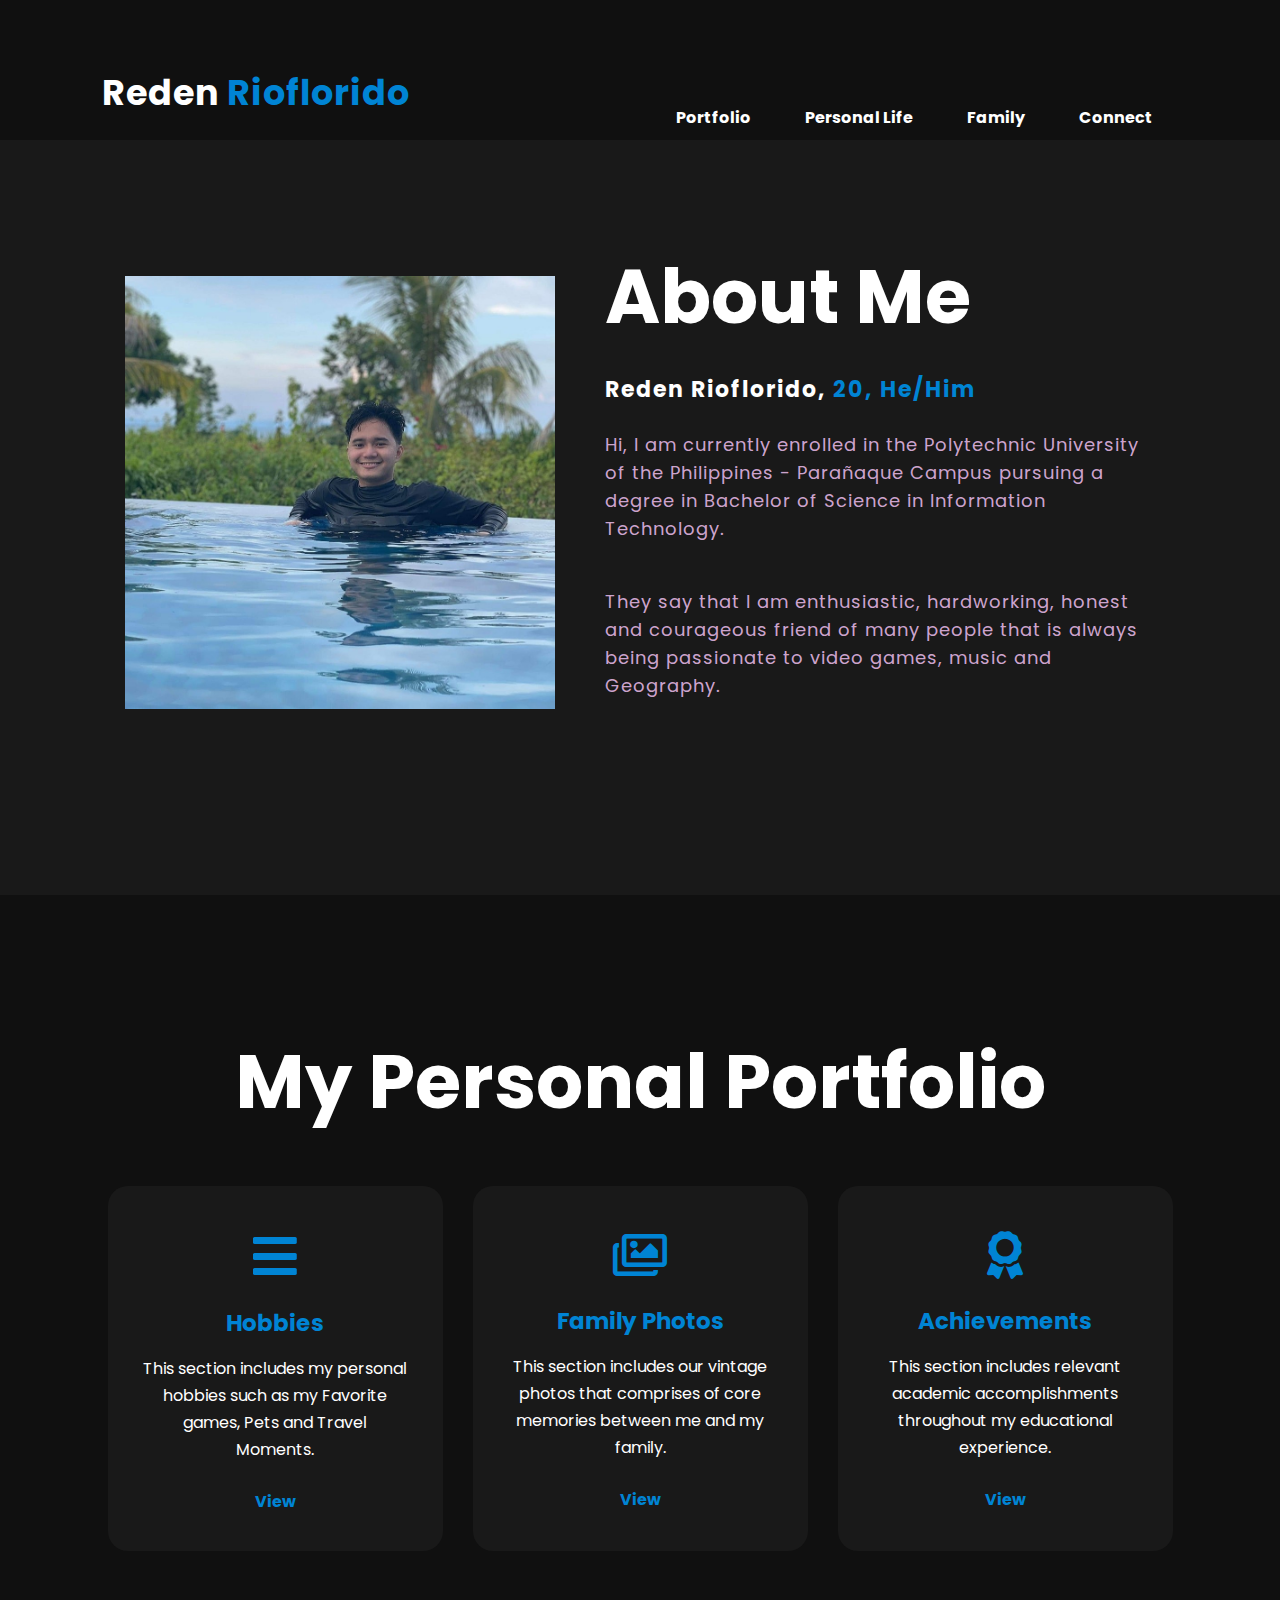
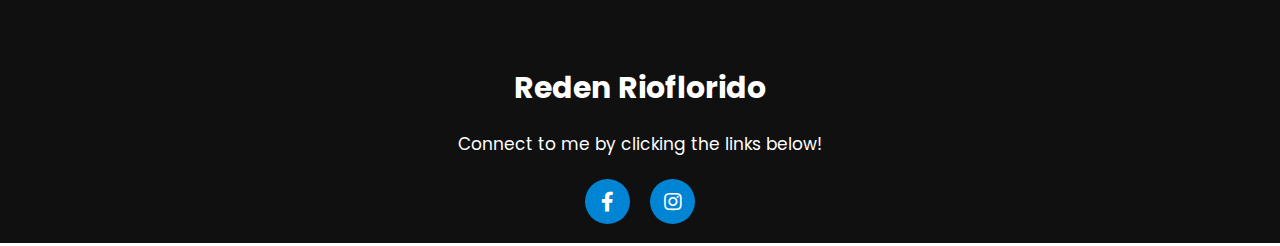
<file: index.html>
<html>
<head>
	<title>Reden Rioflorido</title>
</head>

	<link rel="stylesheet" type="text/css" href="css/style.css">
	<link rel="stylesheet" type="text/css" href="style1.css">
	<link rel="preconnect" href="https://fonts.gstatic.com">
	<link href="https://fonts.googleapis.com/css2?family=Josefin+Sans:ital,wght@0,100;0,200;0,300;0,400;0,500;0,600;0,700;1,100;1,200;1,300;1,400;1,500;1,600;1,700&display=swap" rel="stylesheet">
	<link rel="stylesheet" href="https://cdnjs.cloudflare.com/ajax/libs/font-awesome/5.15.3/css/all.min.css"
		crossorigin="anonymous" referrerpolicy="no-referrer"/>
<body>

	<div class="hero">
	<a name="index.html"></a>
		<nav>
			<h2 class="logo">Reden <span>Rioflorido</span></h2>
			<ul>
			<br> </br>
				<li><a href="#PF">Portfolio</a></li>
				<li><a href="EarlyLife.html" target="other">Personal Life</a></li>
				<li><a href="Family.html" target="other">Family</a></li>
				<li><a href="#Con">Connect</a></li>
			</ul>
		</nav>

	<!----About section start---->
	<a name="AbM"></a>
	<section class="about">
		<div class="main">
			<img src="286280807_3232485310354515_8759397090757698829_n.jpg">
			<div class="about-text">
				<h2>About Me</h2>
				<h5>Reden Rioflorido,<span> 20, He/Him</span></h5>
					<p>Hi, I am currently enrolled in the Polytechnic University of the Philippines - Parañaque Campus pursuing 
						a degree in Bachelor of Science in Information Technology.
					<p> They say that I am enthusiastic, hardworking, honest and courageous friend of many people that is always being passionate
						to video games, music and Geography.</p>
				</div>
		</div>
		<br></br>
	</section>

	<!-----service section start----------->
	<div class="service">
		<div class="title">
			<a name="PF"></a>
			<h2>My Personal Portfolio</h2>
		</div>

		<div class="box">
			<div class="card">
				<i class="fas fa-bars"></i>
				<h5>Hobbies</h5>
				<div class="pra">
					<p>This section includes my personal hobbies such as
					   my Favorite games, Pets and Travel Moments.</p>

					<p style="text-align: center;">
						<a class="button" href="Hobbies.html">View</a>
					</p>
				</div>
			</div>

			<div class="card">
			<i class='far fa-images' style='font-size:48px'></i>
				<h5>Family Photos</h5>
				<div class="pra">
					<p>This section includes our vintage photos that
						comprises of core memories between me and my family.</p>

					<p style="text-align: center;">
						<a class="button" href="Photos.html">View</a>
					</p>
				</div>
			</div>

			<div class="card">
			<i class='fas fa-award' style='font-size:48px'></i>
				<h5>Achievements</h5>
				<div class="pra">
					<p>This section includes relevant academic accomplishments
						throughout my educational experience.</p>
					<p style="text-align: center;">
						<a class="button" href="EducAccom.html" target="other">View</a>
					</p>
				</div>
			</div>
		</div>
	</div>

	<a name="Con"></a>
<footer>
		<p>Reden Rioflorido</p>
		<p>Connect to me by clicking the links below!</p>
	<div class="social">
        <a href="https://www.facebook.com/Nederddl17" target="_blank" id="profile-link"> <i class="fab fa-facebook-f"></i></a>
		<a href="https://www.instagram.com/domanatrix_spicy/" target="_blank" id="profile-link"> <i class="fab fa-instagram"></i></a>
    </div>
	</section>
</footer>
</body>
</html>
</file>
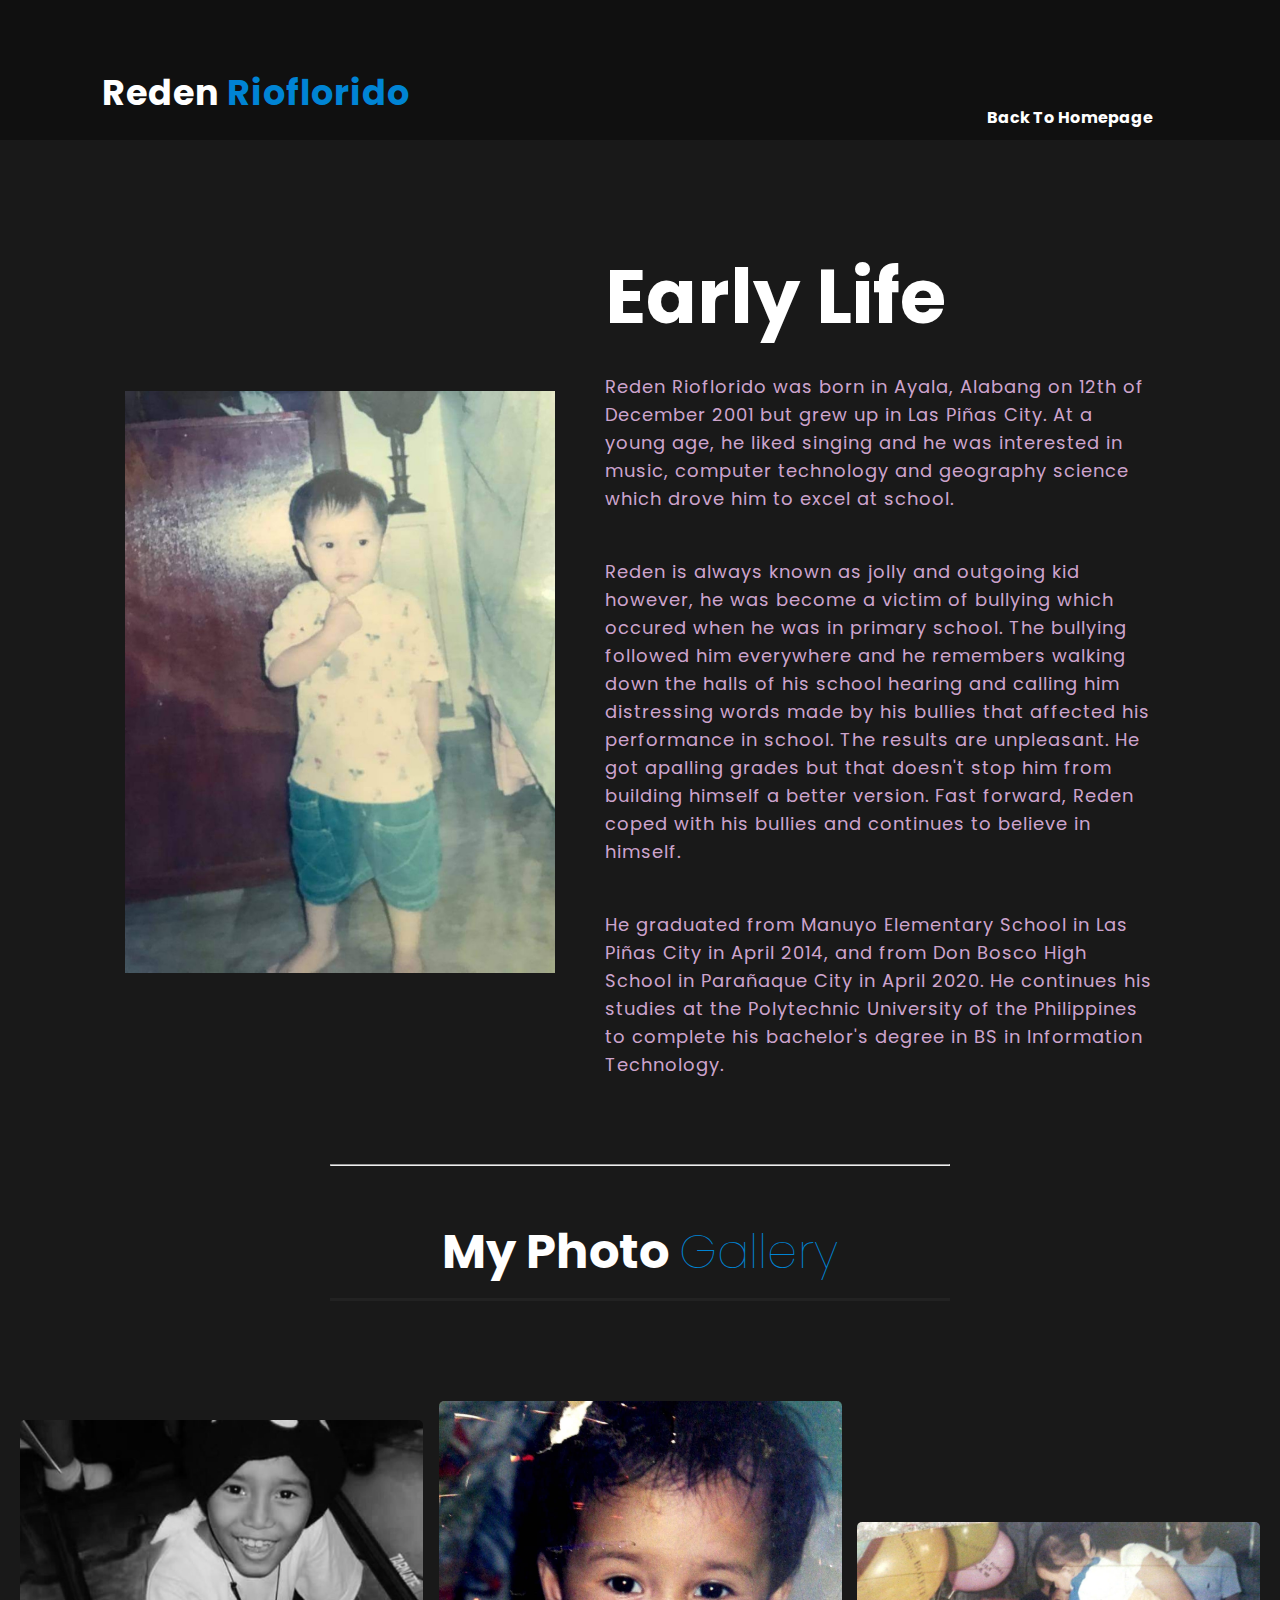
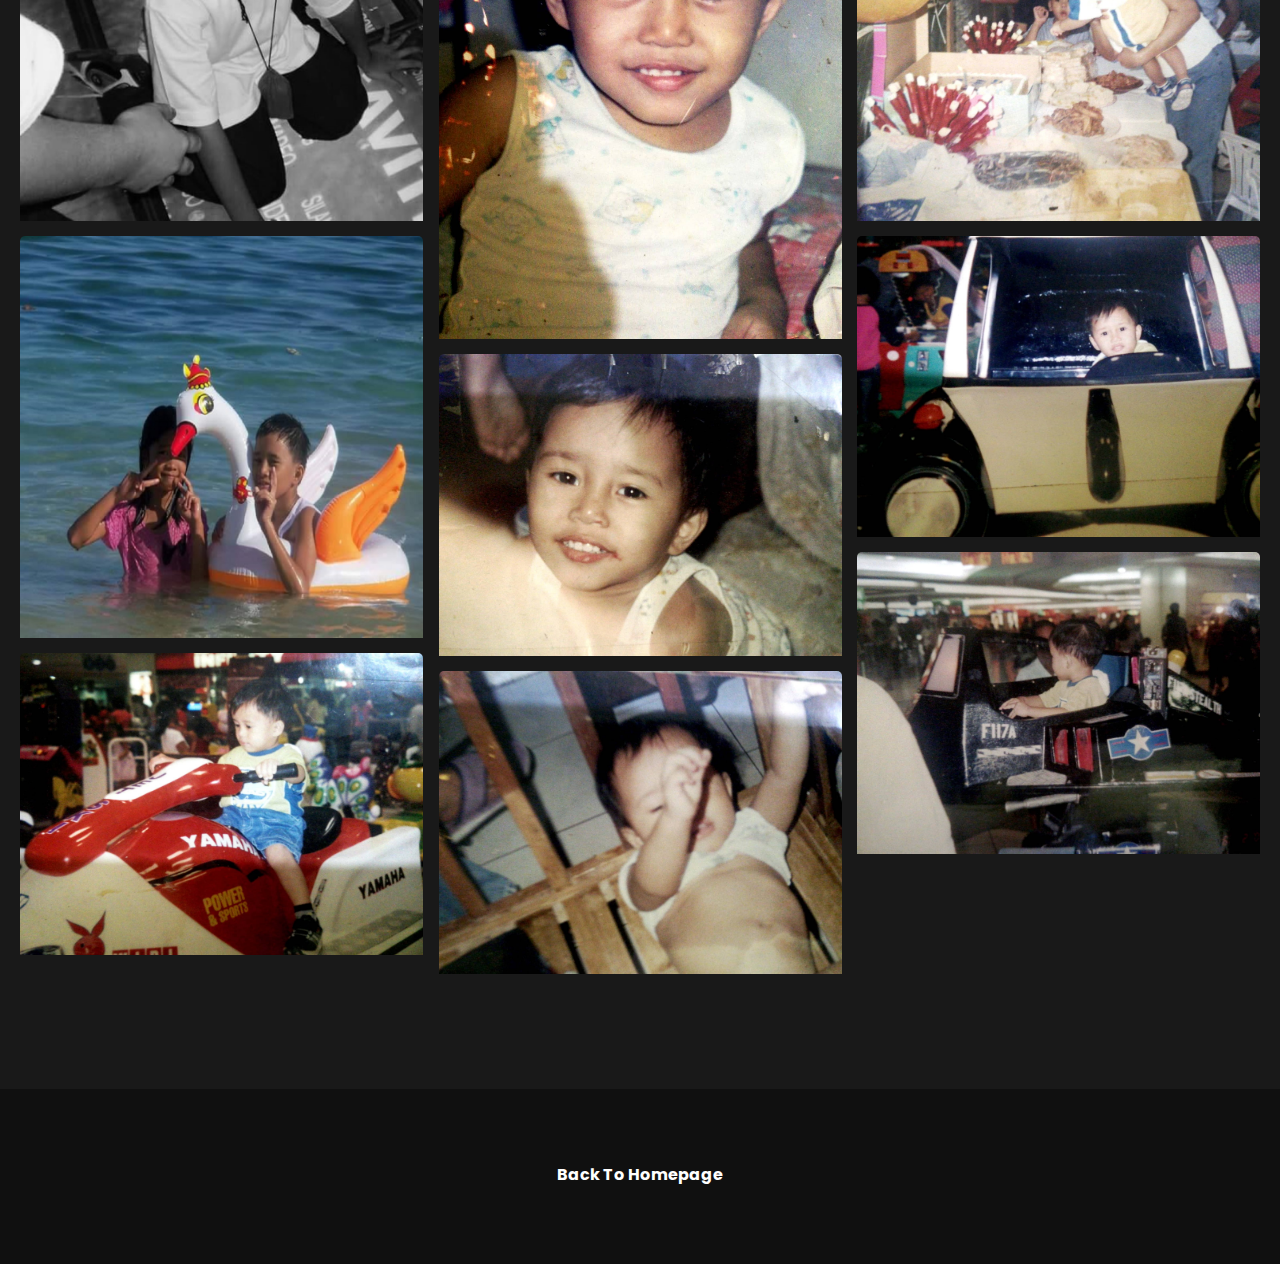
<file: EarlyLife.html>
<html>
<head>
	<title>Early and Current Life</title>
</head>

	<link rel="stylesheet" type="text/css" href="css/style.css">
	<link rel="stylesheet" type="text/css" href="style1.css">
	<link rel="preconnect" href="https://fonts.gstatic.com">
	<link href="https://fonts.googleapis.com/css2?family=Josefin+Sans:ital,wght@0,100;0,200;0,300;0,400;0,500;0,600;0,700;1,100;1,200;1,300;1,400;1,500;1,600;1,700&display=swap" rel="stylesheet">
	<link rel="stylesheet" href="https://cdnjs.cloudflare.com/ajax/libs/font-awesome/5.15.3/css/all.min.css"
		crossorigin="anonymous" referrerpolicy="no-referrer"/>
	<link rel="stylesheet" type="text/css" href="style1.css">

<body>
<A href="EarlyLife.html"></a>
	<div class="hero">
		<nav>
			<h2 class="logo">Reden <span>Rioflorido</span></h2>
			<ul>
			<br> </br>
				<li><a href="index.html">Back to Homepage</a></li>
			</ul>
		</nav>
		
	<section class="about">
		<div class="main">
			<img src="img\me.jpg" height=300, width=300>
			<div class="about-text">
			<h2>Early Life</h2>
			<p> Reden Rioflorido was born in Ayala, Alabang on 12th of December 2001
				but grew up in Las Piñas City. 
				At a young age, he liked singing and he was interested in music,
				computer technology and geography science which drove him to excel at school.
			
			<p> Reden is always known as jolly and outgoing kid however, he was become a victim of bullying
			    which occured when he was in primary school. 
				The bullying followed him everywhere and he remembers walking down the halls of his school
				hearing and calling him distressing words made by his bullies that affected his performance
				in school. The results are unpleasant. He got apalling grades but that doesn't stop him from
				building himself a better version. Fast forward, Reden coped with his bullies and continues
				to believe in himself.
				
			<p> He graduated from Manuyo Elementary School in Las Piñas City in April 2014,
				and from Don Bosco High School in Parañaque City in April 2020. He continues
				his studies at the Polytechnic University of the Philippines to complete
				his bachelor's degree in BS in Information Technology.</p>
			</div>
		</div>
	<div class="container">
		<div class="heading">
		<hr></hr><br></br>
		  <h3 align=center>My Photo <span>Gallery</span></h3>
    </div>
	
  <div class="box">
      
			<div class="dream">
			<img src="img\EarlyLifeimgs\faaf.JPG">
			<img src="img\EarlyLifeimgs\faf.jpg">
			<img src="img\EarlyLifeimgs\290805708_713775079703621_2627698629529854174_n.jpg">
			</div>
			
			<div class="dream">
			<img src="img\EarlyLifeimgs\290801020_5168354126616566_4046181571987297686_n.jpg">	
			<img src="img\EarlyLifeimgs\290292257_771639777603497_1520983216888138617_n.jpg">
			<img src="img\EarlyLifeimgs\290910127_1191471408359654_5832426332995849931_n.jpg">
			</div>
			
			<div class="dream">
			<img src="img\EarlyLifeimgs\291060017_4799509013484024_7604198209154219357_n.jpg">
			<img src="img\EarlyLifeimgs\291295778_5526073504092024_6901935782047887664_n.jpg">
			<img src="img\EarlyLifeimgs\290885250_576448097474232_2153874660137088512_n.jpg">
			</div>
		
			</div>
	</div>
</section>
<footer>
		<nav>
			<ul>
				<li><a href="index.html">Back to Homepage</a></li>
			</ul>
		</nav>
		<br></br>
		
</section>
</div>	
</footer>
</body>
</html>
</file>
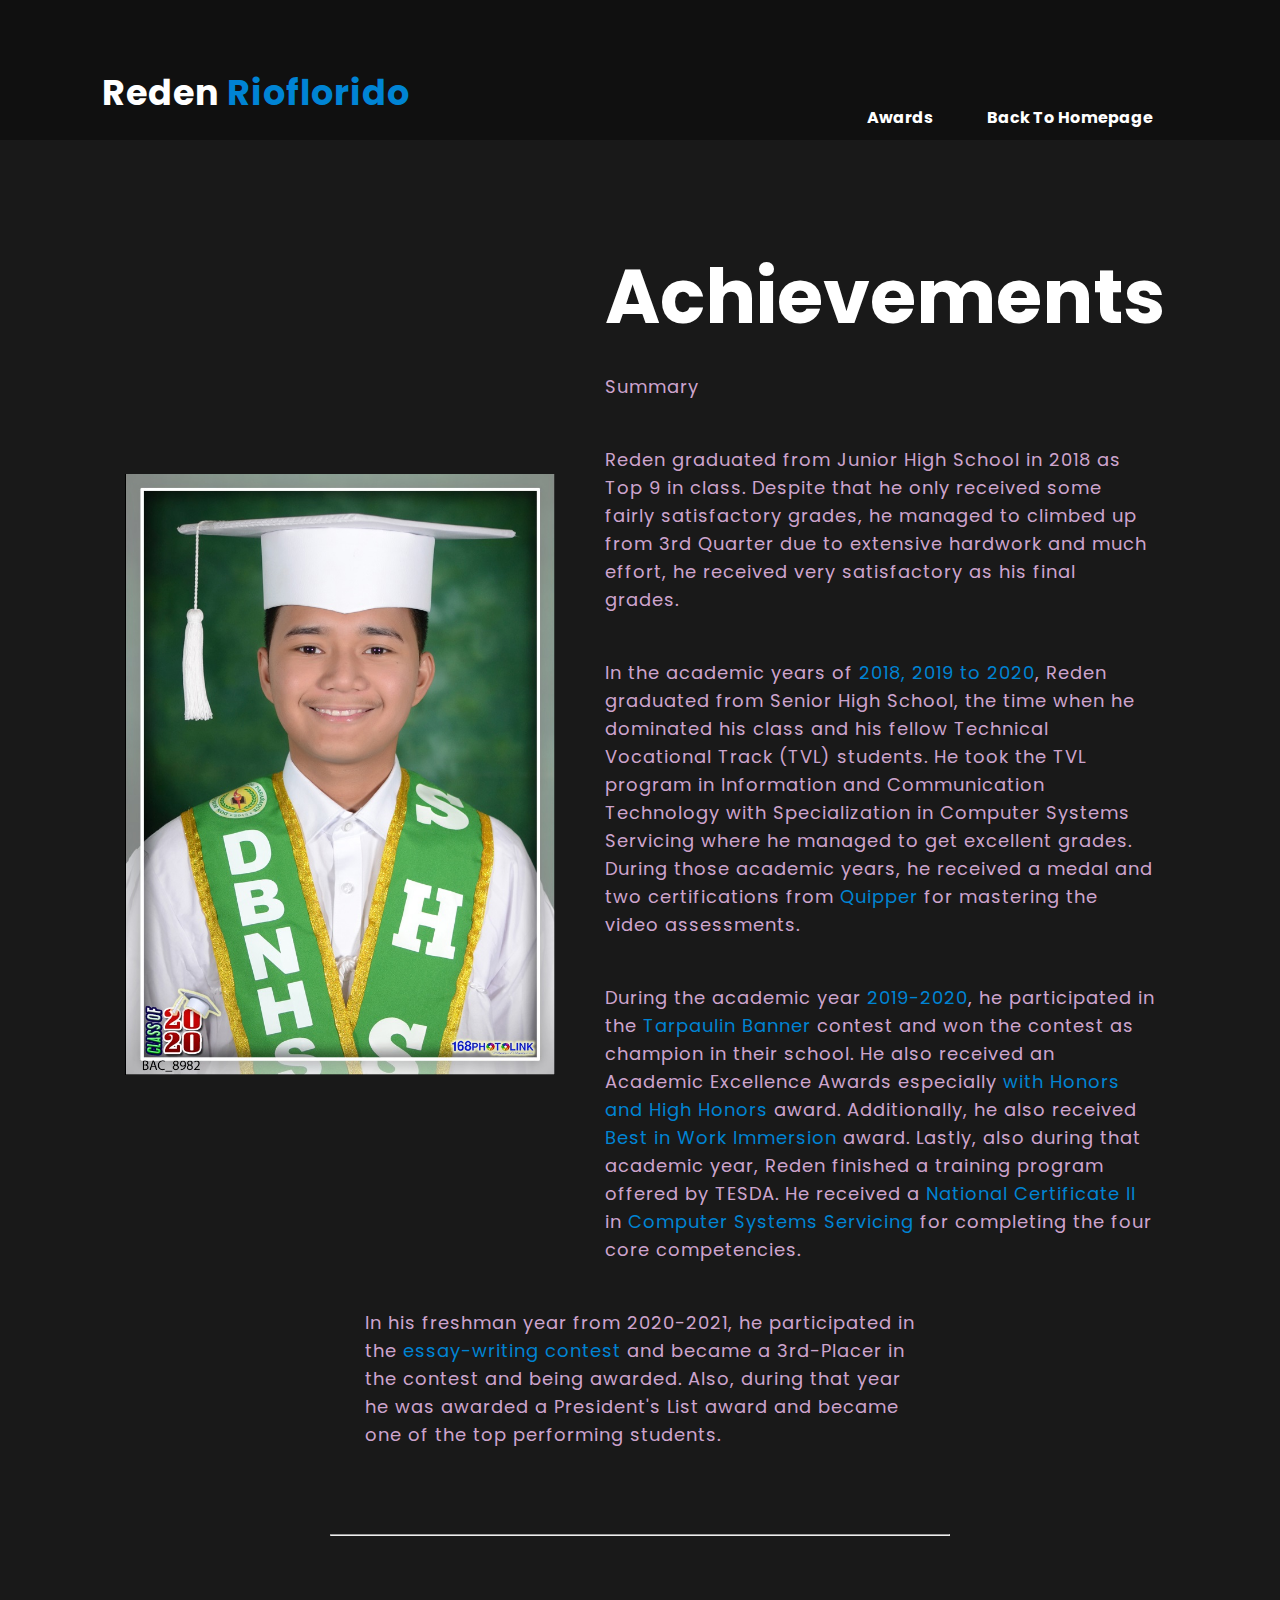
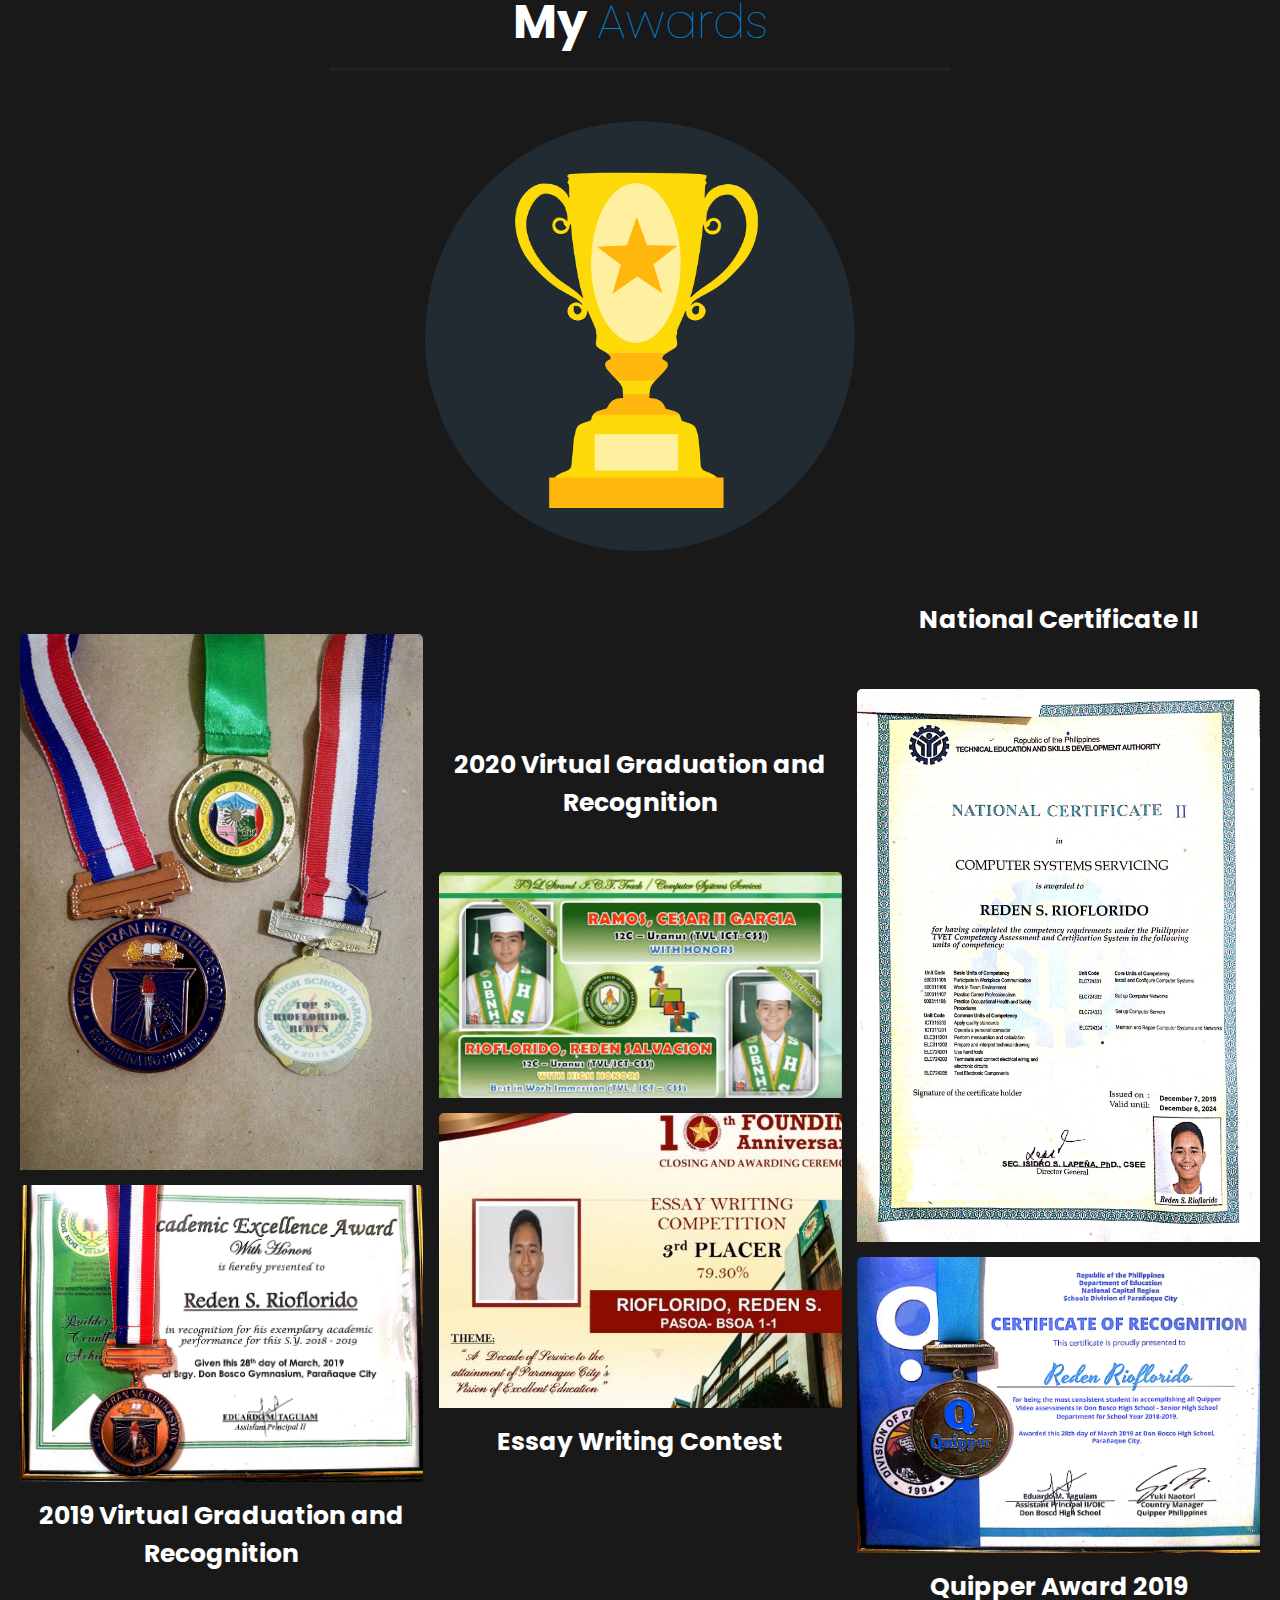
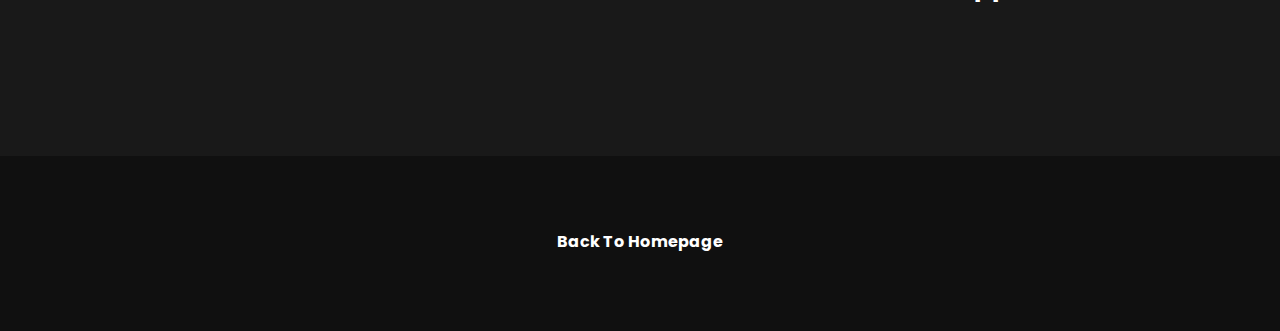
<file: EducAccom.html>
<html>
<head>
	<title>Educational Accomplishments</title>
</head>

	<link rel="stylesheet" type="text/css" href="css/style.css">
	<link rel="stylesheet" type="text/css" href="style1.css">
	<link rel="stylesheet" type="text/css" href="style1.css">
	<link rel="preconnect" href="https://fonts.gstatic.com">
	<link href="https://fonts.googleapis.com/css2?family=Josefin+Sans:ital,wght@0,100;0,200;0,300;0,400;0,500;0,600;0,700;1,100;1,200;1,300;1,400;1,500;1,600;1,700&display=swap" rel="stylesheet">
	<link rel="stylesheet" href="https://cdnjs.cloudflare.com/ajax/libs/font-awesome/5.15.3/css/all.min.css"
			crossorigin="anonymous" referrerpolicy="no-referrer"/>

<body>
	<A href="EducAccom.html"></a>
		 <div class="hero">
			<nav>
				<h2 class="logo">Reden <span>Rioflorido</span></h2>
				<ul>
				<br> </br>
					<li><a href="#MA">Awards</a></li>
					<li><a href="index.html">Back to Homepage</a></li>
				</ul>
			</nav>
					
	<section class="about">
		<div class="main">
			<img src="img\12C-URANUS_RIOFLORIDO REDEN SALVACION with High Honors.JPG" height=300, width=300>
				<div class="about-text">
					<h2>Achievements</h2>
					<p>Summary</p>
					<p> Reden graduated from Junior High School in 2018 as Top 9 in class. 
						Despite that he only received some fairly satisfactory grades, he managed to climbed up
						from 3rd Quarter due to extensive hardwork and much effort, he received
						very satisfactory as his final grades.
						
					<p> In the academic years of <span>2018, 2019 to 2020</span>, Reden graduated from Senior High School, the time when he dominated his
						class and his fellow Technical Vocational Track (TVL) students. He took the TVL program in
						Information and Communication Technology with Specialization in Computer 
						Systems Servicing where he managed to get excellent grades. During those academic years,
						he received a medal and two certifications from <span>Quipper</span> for mastering the video assessments.
						
					<p>	During the academic year <span>2019-2020</span>, he participated in the <span>Tarpaulin Banner </span>contest and won the contest 
						as champion in their school. He also received an Academic Excellence Awards especially 
						<span>with Honors and High Honors</span> award. Additionally, he also received
						<span>Best in Work Immersion</span> award.
						Lastly, also during that academic year, Reden finished a training program offered by TESDA.
						He received a <span>National Certificate II</span> in <span>Computer Systems Servicing</span> for
						completing the four core competencies.
				</div>
			</div>
			

		<div class="main">
				<div class="about-text">					
					<p> In his freshman year from 2020-2021, he participated in the <span>essay-writing contest</span> and
						became a 3rd-Placer in the contest and being awarded. Also, during that year he was awarded a
						President's List award and became one of the top performing students.
					</p>
				</div>
			</div>
					
	<div class="container">
			<a name="MA"></a>
				<div class="heading">
					<hr></hr><br></br>
					<h3 align=center>My <span>Awards</span></h3>
					<img src="img\win-5834110_1280.jpeg">
				</div>
		
		<div class="box"> 
			<div class="dream">
				<img src="img\awards\291348316_450443260248298_2821547989463788978_n.jpg">
				<img src="img\awards\290719050_759116008458654_4608470666497809507_n.jpg">
				<h3>2019 Virtual Graduation and Recognition</h3>
			</div>
					
		<div class="dream">
				<h3>2020 Virtual Graduation and Recognition</h3>
				<img src="img\awards\117645975_2722283388041379_2807616217994748492_n.jpg">
				<img src="img\awards\169066234_2920442264892156_6301354173832832781_n.jpg">
				<h3>Essay Writing Contest</h3>
			</div>
		
		<div class="dream">
				<h3>National Certificate II</h3>
				<img src="img\awards\290977429_728937591679280_1157583574381065618_n.jpg">
				<img src="img\awards\291088554_3132909023591846_6901817672186722947_n.jpg">
				<h3>Quipper Award 2019</h3>
			</div>
		</div>		
	</div>
	</section>

<footer>
		<nav>
			<ul>
				<li><a href="index.html">Back to Homepage</a></li>
			</ul>
		</nav>
		<br></br>
		
</section>
</div>	
</footer>
</body>
</html>
</file>
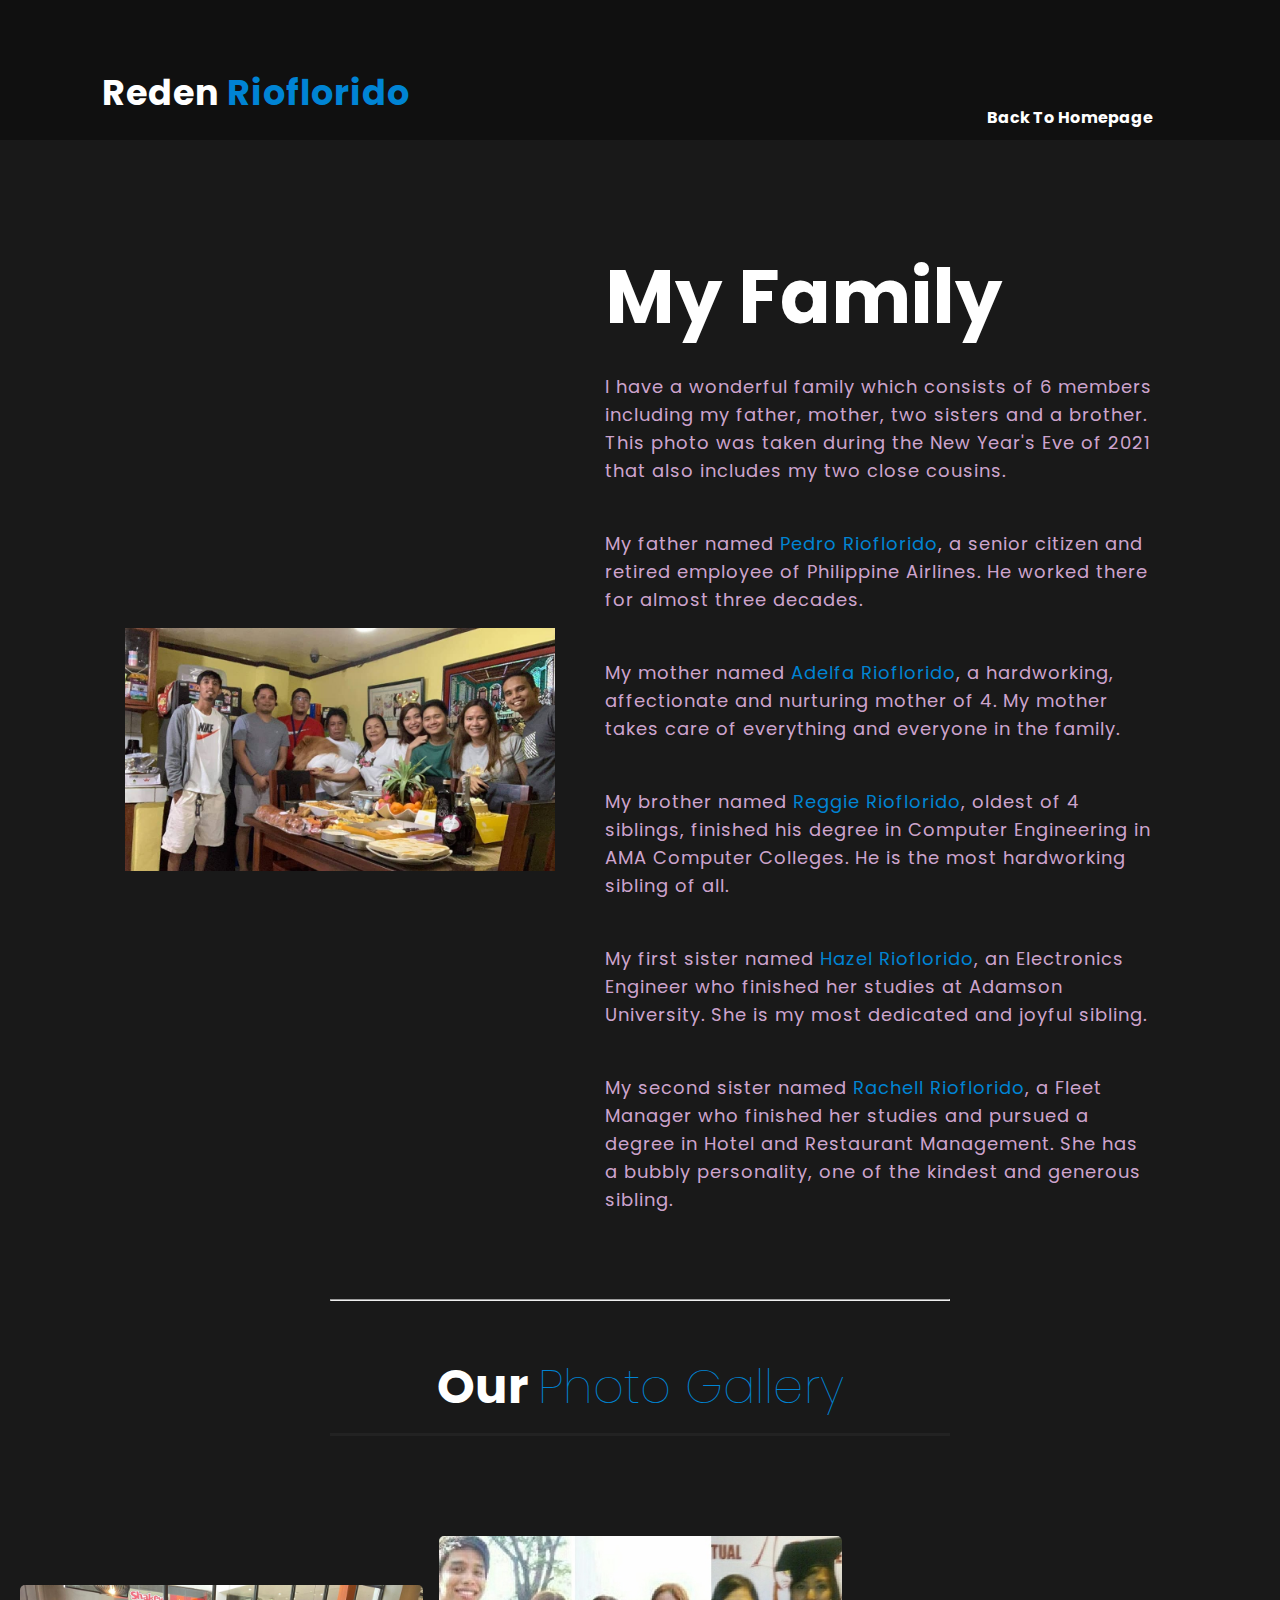
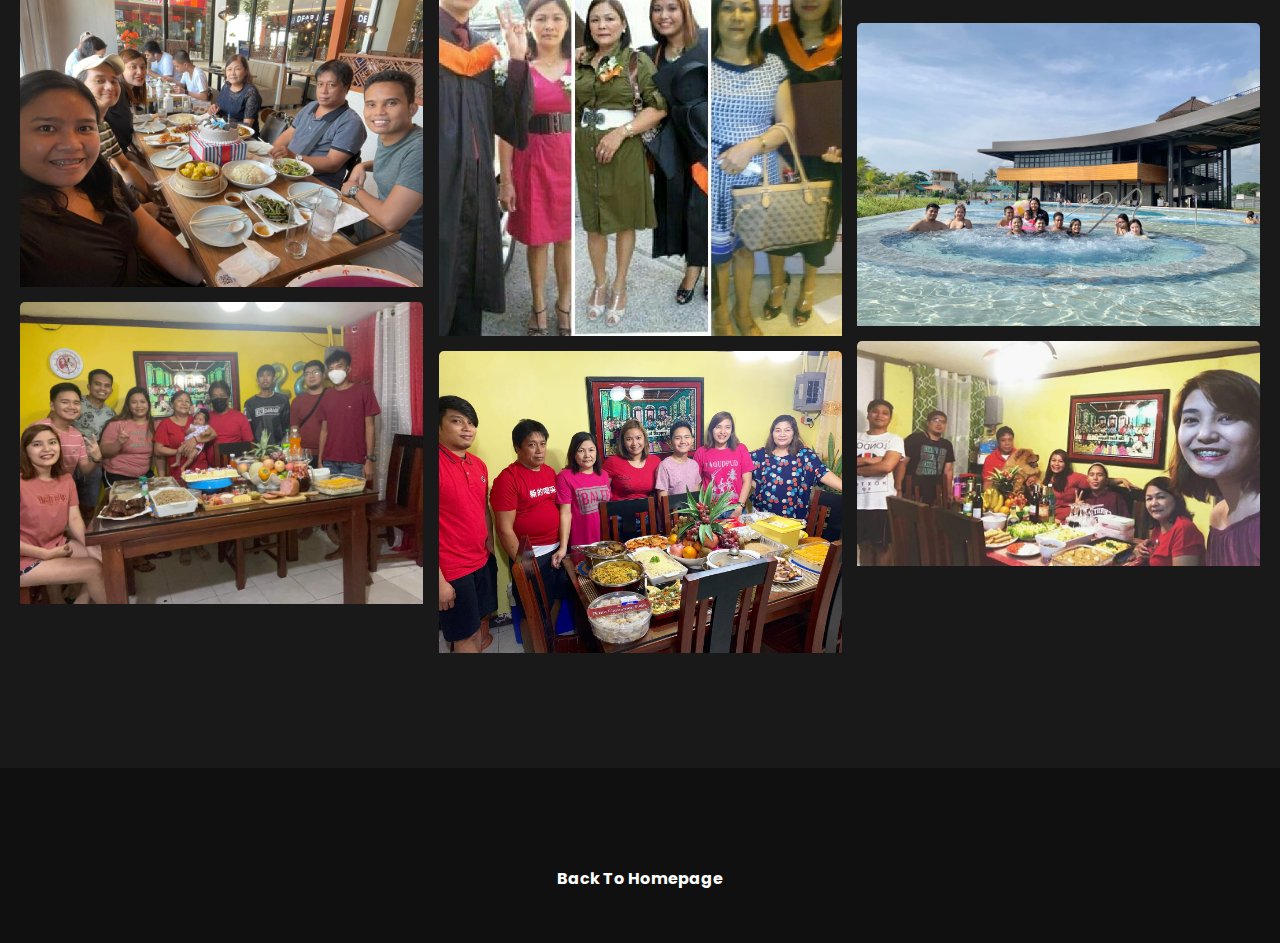
<file: Family.html>
<html>
<head>
	<title>My Family</title>
</head>

	<link rel="stylesheet" type="text/css" href="css/style.css">
	<link rel="stylesheet" type="text/css" href="style1.css">
	<link rel="preconnect" href="https://fonts.gstatic.com">
	<link href="https://fonts.googleapis.com/css2?family=Josefin+Sans:ital,wght@0,100;0,200;0,300;0,400;0,500;0,600;0,700;1,100;1,200;1,300;1,400;1,500;1,600;1,700&display=swap" rel="stylesheet">
	<link rel="stylesheet" href="https://cdnjs.cloudflare.com/ajax/libs/font-awesome/5.15.3/css/all.min.css"
		crossorigin="anonymous" referrerpolicy="no-referrer"/>

<body>
		<div class="hero">
			<A href="Family.html"></a>
				<nav>
					<h2 class="logo">Reden <span>Rioflorido</span></h2>
				<ul>
				<br> </br>
					<li><a href="index.html">Back to Homepage</a></li>
				</ul>
				</nav>
		
		<section class="about">
			<div class="main">
			<img src="img\fam3.jpg">
				<div class="about-text">
				
				<h2>My Family</h2>
			
				<p> I have a wonderful family which consists of 6 members including my father, mother,
					two sisters and a brother. This photo was taken during the New Year's Eve
					of 2021 that also includes my two close cousins.
			
				<p> My father named <span>Pedro Rioflorido</span>, a senior citizen and retired employee of 
					Philippine Airlines. He worked there for almost three decades.
			
				<p> My mother named <span>Adelfa Rioflorido</span>, a hardworking, affectionate and nurturing
					mother of 4. My mother takes care of everything and everyone in the family.
			
				<p> My brother named <span>Reggie Rioflorido</span>, oldest of 4 siblings, finished his 
					degree in Computer Engineering in AMA Computer Colleges. He is the most hardworking
					sibling of all.
				
				<p> My first sister named <span>Hazel Rioflorido</span>, an Electronics Engineer who finished
					her studies at Adamson University. She is my most dedicated and joyful sibling.
			
				<p> My second sister named <span>Rachell Rioflorido</span>, a Fleet Manager who finished her
					studies and pursued a degree in Hotel and Restaurant Management.
					She has a bubbly personality, one of the kindest and generous sibling.</p>
				</div>
			</div>
		<div class="container">
			<div class="heading">
			<hr></hr><br></br>
				<h3 align=center>Our <span>Photo Gallery</span></h3>
			</div>
	
		<div class="box">
			<div class="dream">
				<img src="img\fam1.jpg">
				<img src="img\fam2.jpg">
			</div>
			<div class="dream">
				<img src="img\3.jpg">
				<img src="img\fafa.jpg">
				</div>
			<div class="dream">
				<img src="img\fam.jpg">
				<img src="img\fwawf.jpg">
				</div>
			</div>
		</div>
	
</section>
<footer>
		<nav>
			<ul>
				<li><a href="index.html">Back to Homepage</a></li>
			</ul>
		</nav>
</footer>	
</body>
</html>
</file>
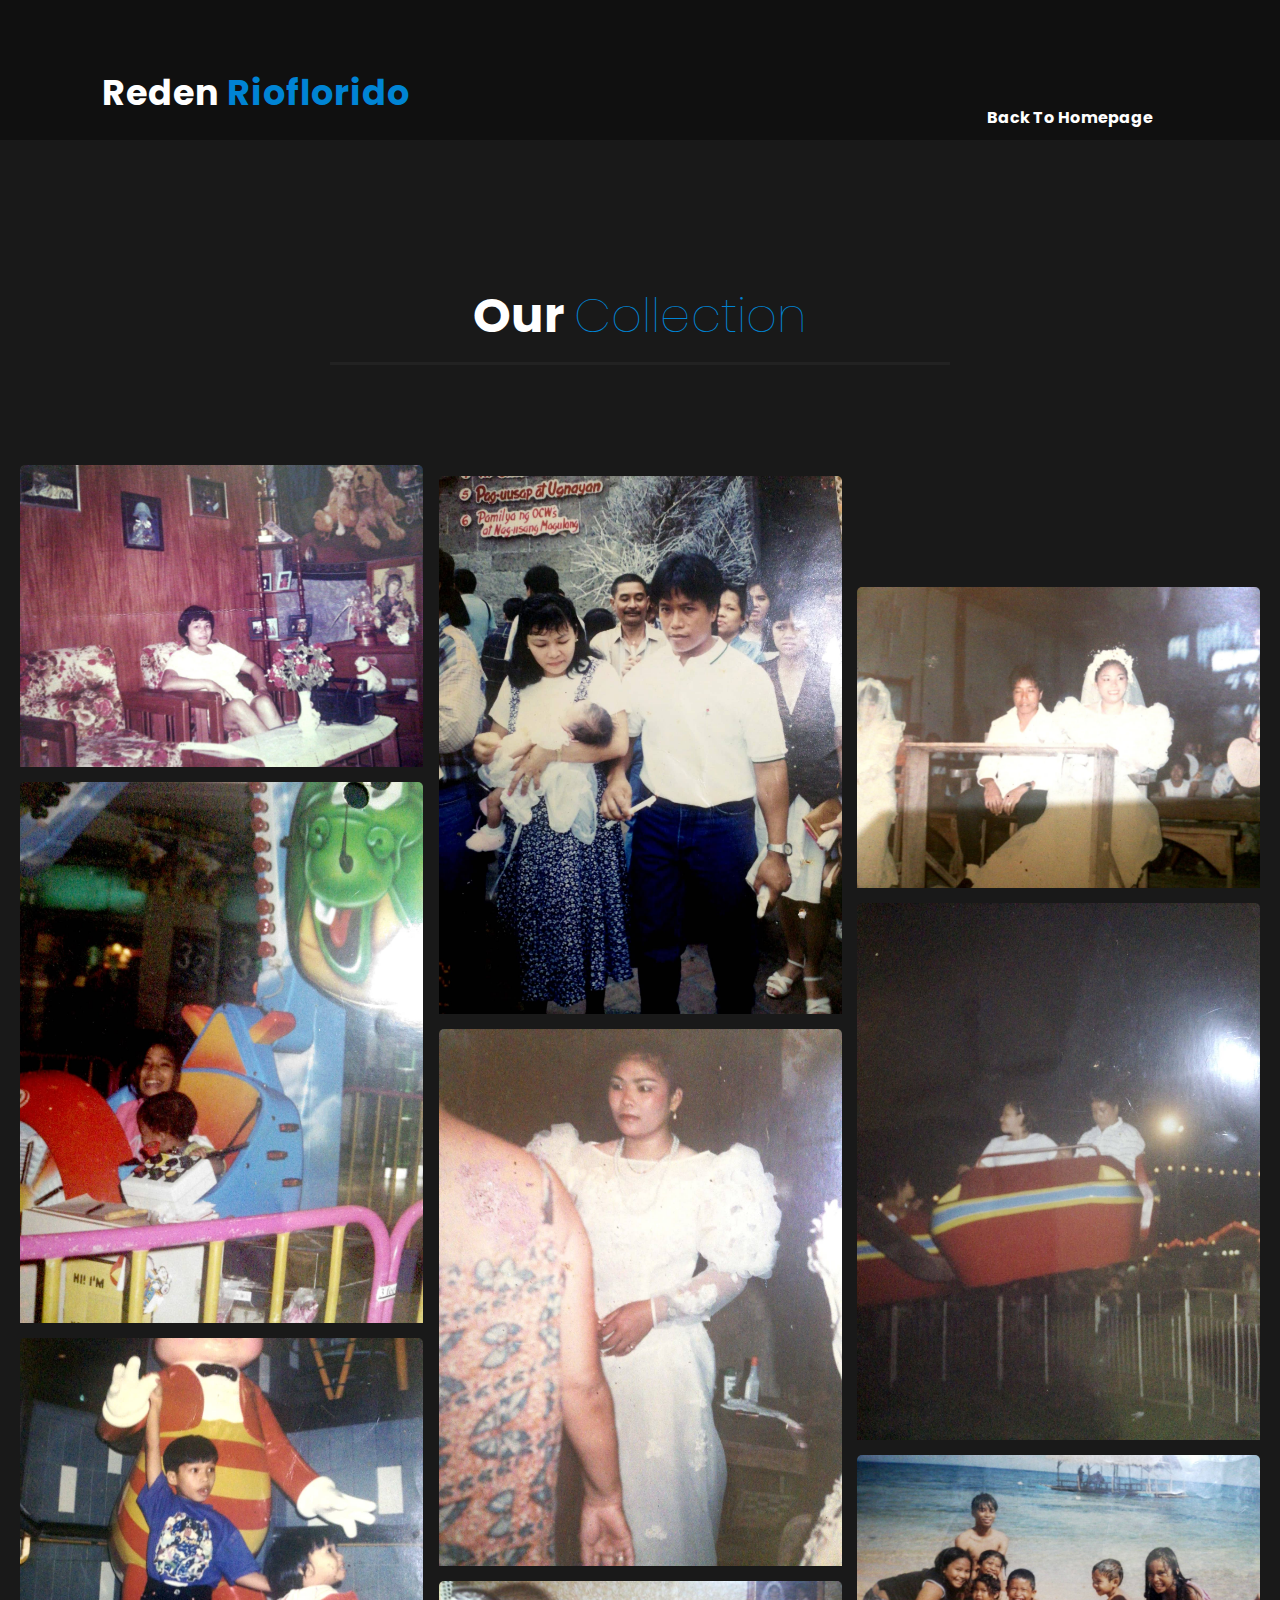
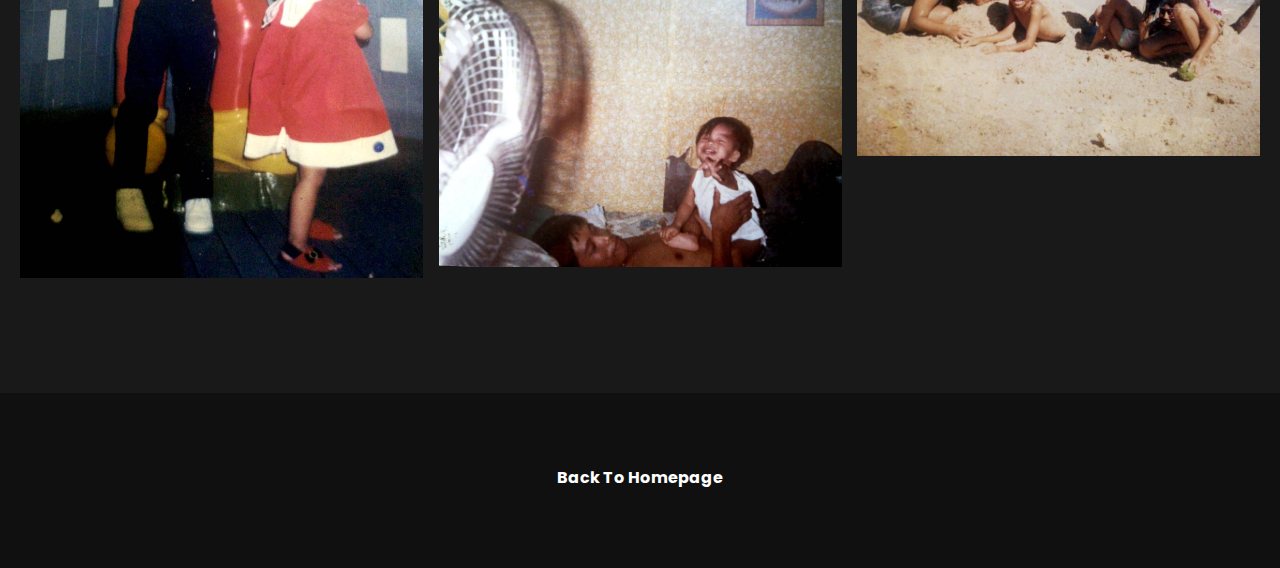
<file: Photos.html>
<html>
<head>
	<title>Family Photos</title>
</head>

	<link rel="stylesheet" type="text/css" href="css/style.css">
	<link rel="stylesheet" type="text/css" href="style1.css">
	<link rel="preconnect" href="https://fonts.gstatic.com">
	<link href="https://fonts.googleapis.com/css2?family=Josefin+Sans:ital,wght@0,100;0,200;0,300;0,400;0,500;0,600;0,700;1,100;1,200;1,300;1,400;1,500;1,600;1,700&display=swap" rel="stylesheet">
	<link rel="stylesheet" href="https://cdnjs.cloudflare.com/ajax/libs/font-awesome/5.15.3/css/all.min.css"
		crossorigin="anonymous" referrerpolicy="no-referrer"/>

<body>
	<A href="Photos.html"></a>
	 <div class="hero">
		<nav>
			<h2 class="logo">Reden <span>Rioflorido</span></h2>
			<ul>
			<br> </br>
				<li><a href="index.html">Back to Homepage</a></li>
			</ul>
		</nav>
				
	<section class="about">
				
		<div class="container">
			<div class="heading">
				<h3 align=center>Our <span>Collection</span></h3>
			</div>
			
		<div class="box"> 
		<div class="dream">
			<img src="img\new\567547.jpg">
			<img src="img\new\1234.jpg">
			<img src="img\new\12345.jpg">
		</div>
				
		<div class="dream">
			<img src="img\new\4324324.jpg">
			<img src="img\new\435436.jpg">
			<img src="img\new\11312.jpg">
		</div>
		
		<div class="dream">
			<img src="img\new\3243243.jpg">
			<img src="img\new\5436436.jpg">
			<img src="img\new\123214.jpg">
		</div>
	</div>		
</div>
	</section>

<footer>
				<nav>
					<ul>
						<li><a href="index.html">Back to Homepage</a></li>
					</ul>
				</nav>
				<br></br>
	</section>
	</div>
	
</footer>
</body>
</html>
</file>
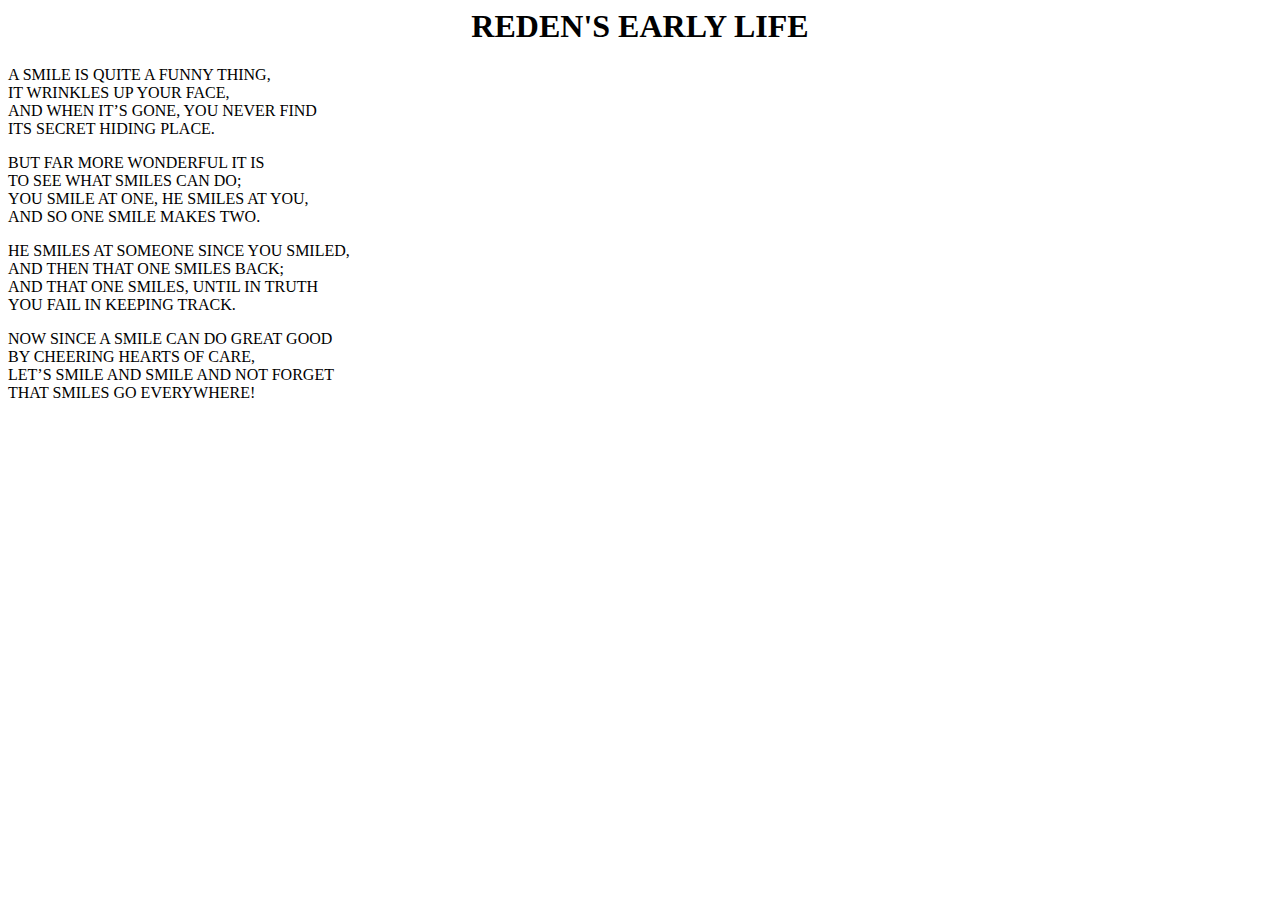
<file: EarlyLife/EarlyLife.html>
<HTML>
<HEAD>
	<TITLE> 
	</TITLE>
</HEAD>
<BODY>
<A href="EarlyLife.html"></a>
<H1 ALIGN=MIDDLE>REDEN'S EARLY LIFE</H1>

<P>A SMILE IS QUITE A FUNNY THING,</BR>
IT WRINKLES UP YOUR FACE,</BR>
AND WHEN IT’S GONE, YOU NEVER FIND</BR>
ITS SECRET HIDING PLACE.</BR>

<P>BUT FAR MORE WONDERFUL IT IS</BR>
TO SEE WHAT SMILES CAN DO;</BR>
YOU SMILE AT ONE, HE SMILES AT YOU,</BR>
AND SO ONE SMILE MAKES TWO.</BR>

<P>HE SMILES AT SOMEONE SINCE YOU SMILED,</BR>
AND THEN THAT ONE SMILES BACK;</BR>
AND THAT ONE SMILES, UNTIL IN TRUTH</BR>
YOU FAIL IN KEEPING TRACK.</BR>

<P>NOW SINCE A SMILE CAN DO GREAT GOOD</BR>
BY CHEERING HEARTS OF CARE,</BR>
LET’S SMILE AND SMILE AND NOT FORGET</BR>
THAT SMILES GO EVERYWHERE!</BR>

</P>
</BODY>
</HTML>
</file>
<file: css/style.css>
*{
	padding: 0;
	margin: 0;
	font-family: 'Josefin Sans', sans-serif;
	box-sizing: border-box;
}
.hero{
	height: 100vh;
	width: 100%;
	background: #101010;
	
	background-size: cover;
	background-position: center;
}
nav{
	display: flex;
	align-items: center;
	justify-content: space-between;
	padding-top: 45px;
	padding-left: 8%;
	padding-right: 8%;
}
.column {
  float: left;
  width: 25	%;
  padding: 10px;
}
.logo{
	color: white;
	font-size: 35px;
	letter-spacing: 1px;
	cursor: pointer;
}
span{
	color: #0084d4;
}
nav ul li{
	list-style-type: none;
	display: inline-block;
	padding: 10px  25px;
}
nav ul li a{
	color: white;
	text-decoration: none;
	font-weight: bold;
	text-transform: capitalize;
}
nav ul li a:hover{
	color: #0084d4;
	transition: .4s;
}
.btn{
	background-color:#f9004d;
	color: white;
	text-decoration: none;
	border: 2px solid transparent;
	font-weight: bold;
	padding: 10px 25px;
	border-radius: 30px;
	transition: transform .4s; 
}
.btn:hover{
	transform: scale(1.2);
}
.content{
	position: absolute;
	top: 50%;
	right:%;
	transform: translateY(-50%);
}
h1{
	color: white;
	margin: 20px 0px 20px;
	font-size: 75px;
}
h3{
	color: white;
	font-size: 25px;
	margin-bottom: 50px;
}
h4{
	color: #fcfc;
	letter-spacing: 2px;
	font-size: 20px;
}
.newslatter form{
	width: 380px;
	max-width: 100%;
	position: relative;
}
.newslatter form input:first-child{
	display: inline-block;
	width: 100%;
	padding: 14px 130px 14px 15px;
	border: 2px solid #0084d4;
	outline: none;
	border-radius: 30px;
}
.newslatter form input:last-child{
	position: absolute;
	display: inline-block;
	outline: none;
	border: none;
	padding: 10px 30px;
	border-radius: 30px;
	background-color:#0084d4;
	color: white;
	box-shadow: 0px 0px 5px #000, 0px 0px 15px #858585;
	top: 6px;
	right: 6px; 
}

.about{
	width: 100%;
	padding: 100px 0px;
	background-color: #191919;
}
.about img{
	height: auto;
	width: 430px;
}
.about-text{
	width: 550px;
}
.main{
	width: 1130px;
	max-width: 95%;
	margin: 0 auto;
	display: flex;
	align-items: center;
	justify-content: space-evenly;
}
.about-text h2{
	color: white;
	font-size: 75px;
	text-transform: capitalize;
	margin-bottom: 20px;
}
.about-text h5{
	color: white;
	letter-spacing: 2px;
	font-size: 22px;
	margin-bottom: 25px;
	text-transform: capitalize;
}
.about-text p{
	color: #fcfc;
	text-align: left;
	letter-spacing: 1px;
	line-height: 28px;
	font-size: 18px;
	margin-bottom: 45px;
}
button{
	background-color:#fcfc;
	color: white;
	text-decoration: none;
	border: 2px solid transparent;
	font-weight: bold;
	padding: 13px 30px;
	border-radius: 30px;
	transition: .4s; 
}
button:hover{
	background-color: transparent;
	border: 2px solid #0084d4;
	cursor: pointer;
}

.service{
	background: #101010;
	width: 100%;
	padding: 100px 0px;
}
.title h2{
	color: white;
	font-size: 75px;
	width: 1130px;
	margin: 30px auto;
	text-align: center;
}
.box{
	display: flex;
	justify-content: center;
	align-items: center;
	min-height: 400px;
}
.card{
	height: 365px;
	width: 335px;
	padding: 20px 35px;
	background: #191919;
	border-radius: 20px;
	margin: 15px;
	position: relative;
	overflow: hidden;
	text-align: center;
}
.card i{
	font-size: 50px;
	display: block;
	text-align: center;
	margin: 25px 0px;
	color: #0084d4;

}
h5{
	color: #0084d4;
	font-size: 23px;
	margin-bottom: 15px;
}
.pra p{
	color: white;
	font-size: 16px;
	line-height: 27px;
	margin-bottom: 25px;
}
.card .button{
	background-color:transparent;
	color: #0084d4;
	text-decoration: none;
	border: 2px solid transparent;
	font-weight: bold;
	padding: 9px 22px;
	border-radius: 30px;
	transition: .4s; 
}
.card .button:hover{
	background-color: transparent;
	border: 2px solid #0084d4;
	cursor: pointer;
}
.contact-me{
	width: 100%;
	height: 290px;
	background: #0084d4;
	display: flex;
	align-items: center;
	flex-direction: column;
	justify-content: center;
}
.contact-me p{
	color: white;
	font-size: 30px;
	font-weight: bold;
	margin-bottom: 25px;
}
.contact-me .button-two{
	background-color:#f9004d;
	color: white;
	text-decoration: none;
	border: 2px solid transparent;
	font-weight: bold;
	padding: 13px 30px;
	border-radius: 30px;
	transition: .4s; 
}
.contact-me .button-two:hover{
	background-color: transparent;
	border: 2px solid #f9004d;
	cursor: pointer;
}
footer{
	position: relative;
	width: 100%;
	height: 175px;
	background: #101010;
	display: flex;
	flex-direction: column;
	align-items: center;
	justify-content: center;
}
footer p:nth-child(1){
	font-size: 30px;
	color: white;
	margin-bottom: 20px;
	font-weight: bold;
}
footer p:nth-child(2){
	color: white;
	font-size: 17px;
	width: 500px;
	text-align: center;
	line-height: 26px;
}
.social{
	display: flex;
}
.social a{
	width: 45px;
	height: 45px;
	display: flex;
	align-items: center;
	justify-content: center;
	background:  #0084d4;
	border-radius: 50%;
	margin: 22px 10px;
	color: white;
	text-decoration: none;
	font-size: 20px;
}
.social a:hover{
	transform: scale(1.3);
	transition: .3s;
}
.end{
	position: absolute;
	color:#f9004d;
	bottom: 35px;
	font-size: 14px; 
}
</file>
<file: style1.css>
@import url('https://fonts.googleapis.com/css2?family=Poppins:wght@100;200;300;400;500;600;700;800;900&display=swap');

*{
  margin: 0;
  padding: 0;
  box-sizing: border-box;
  font-family: 'Poppins', sans-serif;
}
.about-text h2{
	color: white;
	font-size: 75px;
	text-transform: capitalize;
	margin-bottom: 20px;
}
.about-text h5{
	color: white;
	letter-spacing: 2px;
	font-size: 22px;
	margin-bottom: 25px;
	text-transform: capitalize;
}
.about-text p{
	color: #fcfc;
	letter-spacing: 1px;
	line-height: 28px;
	font-size: 18px;
	margin-bottom: 45px;
}
.container{
  display: flex;
  flex-direction: column;
  justify-content: center;
  align-items: center;
  text-align: center;
  margin: 40px 20px 0 20px;
}

.container .heading{
  width: 50%;
  padding-bottom: 50px;
}
.container .heading h3{
  font-size: 3em;
  font-weight: bolder;
  padding-bottom: 10px;
  border-bottom: 3px solid #222;
}

.container .heading h3 span{
  font-weight: 100;
}
.container .box{
 display: flex;
 flex-direction: row;
 justify-content: space-between;
}

.container .box .dream{
  display: flex;
  flex-direction: column;
  width: 32.5%;
}

.container .box .dream img{
  width: 100%;
  padding-bottom: 15px;
  border-radius: 5px;
}

.container .btn{
  margin: 40px 0 70px 0;
  background: #222;
  padding: 15px 40px ;
  border-radius: 5px;
}

.container .btn a{
 color: #fff;
 font-size: 1.2em;
 text-decoration: none;
 font-weight: bolder;
 letter-spacing: 3px;
}

@media only screen and (max-width: 769px){
    .container .box{
   flex-direction: column;
  }

.container .box .dream{
  width: 100%;
}





}

@media only screen and (max-width: 643px){
.container .heading{
  width: 100%;
}
.container .heading h3{
  font-size: 1em;

}
}
</file>
